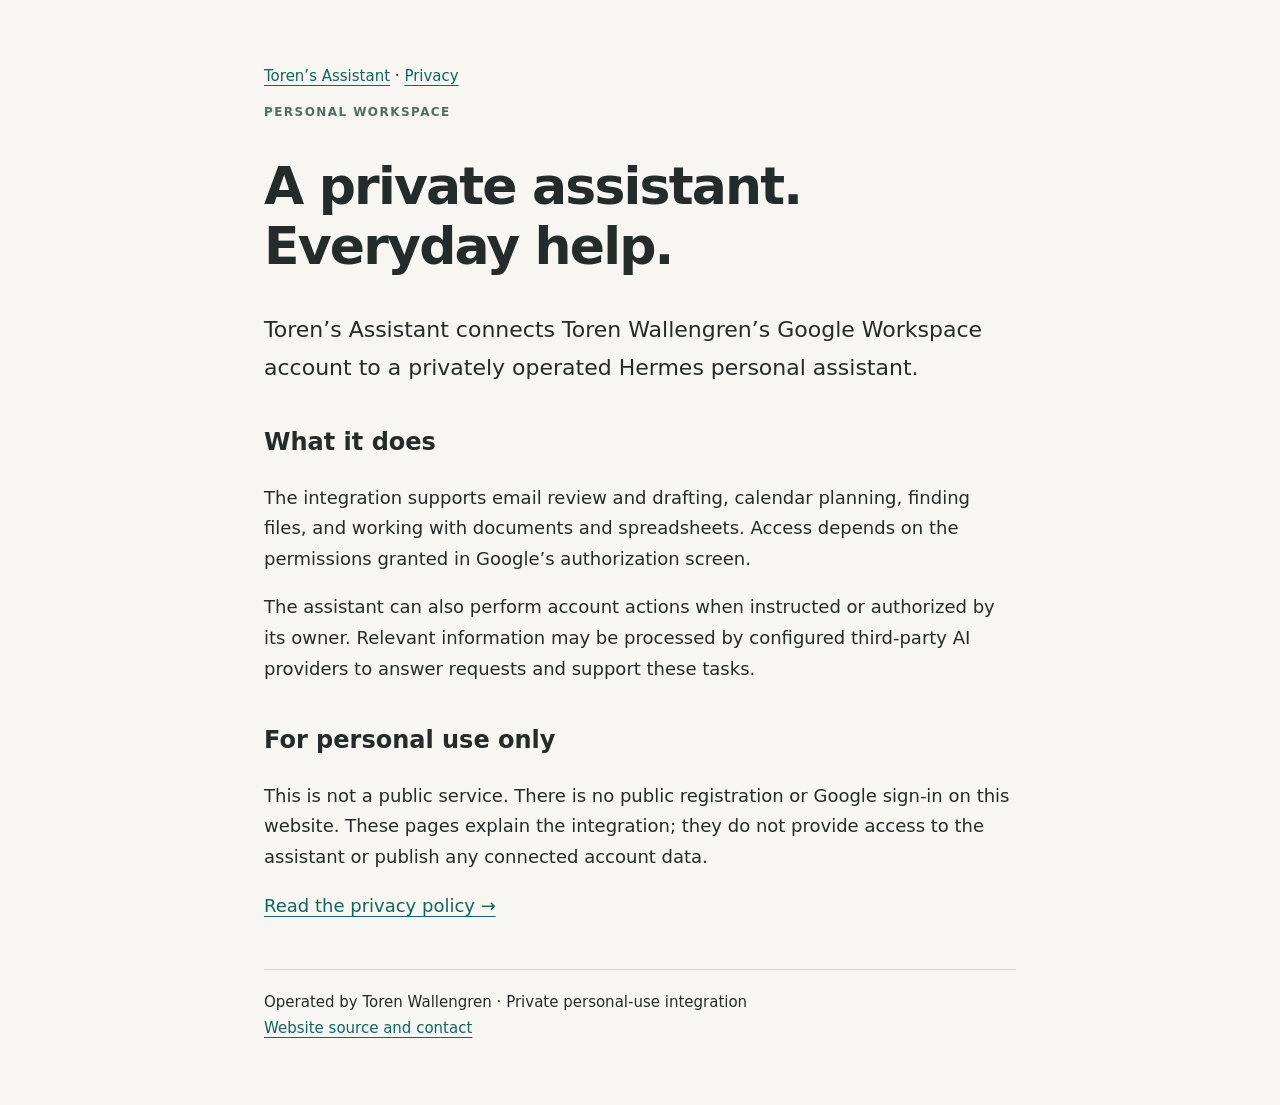
<file: index.html>
<!doctype html>
<html lang="en"><head><meta charset="utf-8"><meta name="viewport" content="width=device-width, initial-scale=1"><meta name="description" content="Information about Toren's private Google Workspace assistant and its data practices."><title>Toren’s Assistant</title><link rel="stylesheet" href="./styles.css"></head><body><main><nav><a href="./">Toren’s Assistant</a> · <a href="./privacy/">Privacy</a></nav><p class="label">Personal workspace</p><h1>A private assistant.<br>Everyday help.</h1><p class="intro">Toren’s Assistant connects Toren Wallengren’s Google Workspace account to a privately operated Hermes personal assistant.</p><h2>What it does</h2><p>The integration supports email review and drafting, calendar planning, finding files, and working with documents and spreadsheets. Access depends on the permissions granted in Google’s authorization screen.</p><p>The assistant can also perform account actions when instructed or authorized by its owner. Relevant information may be processed by configured third-party AI providers to answer requests and support these tasks.</p><h2>For personal use only</h2><p>This is not a public service. There is no public registration or Google sign-in on this website. These pages explain the integration; they do not provide access to the assistant or publish any connected account data.</p><p><a href="./privacy/">Read the privacy policy →</a></p><footer>Operated by Toren Wallengren · Private personal-use integration<br><a href="https://github.com/twallengren/assistant">Website source and contact</a></footer></main></body></html>
</file>
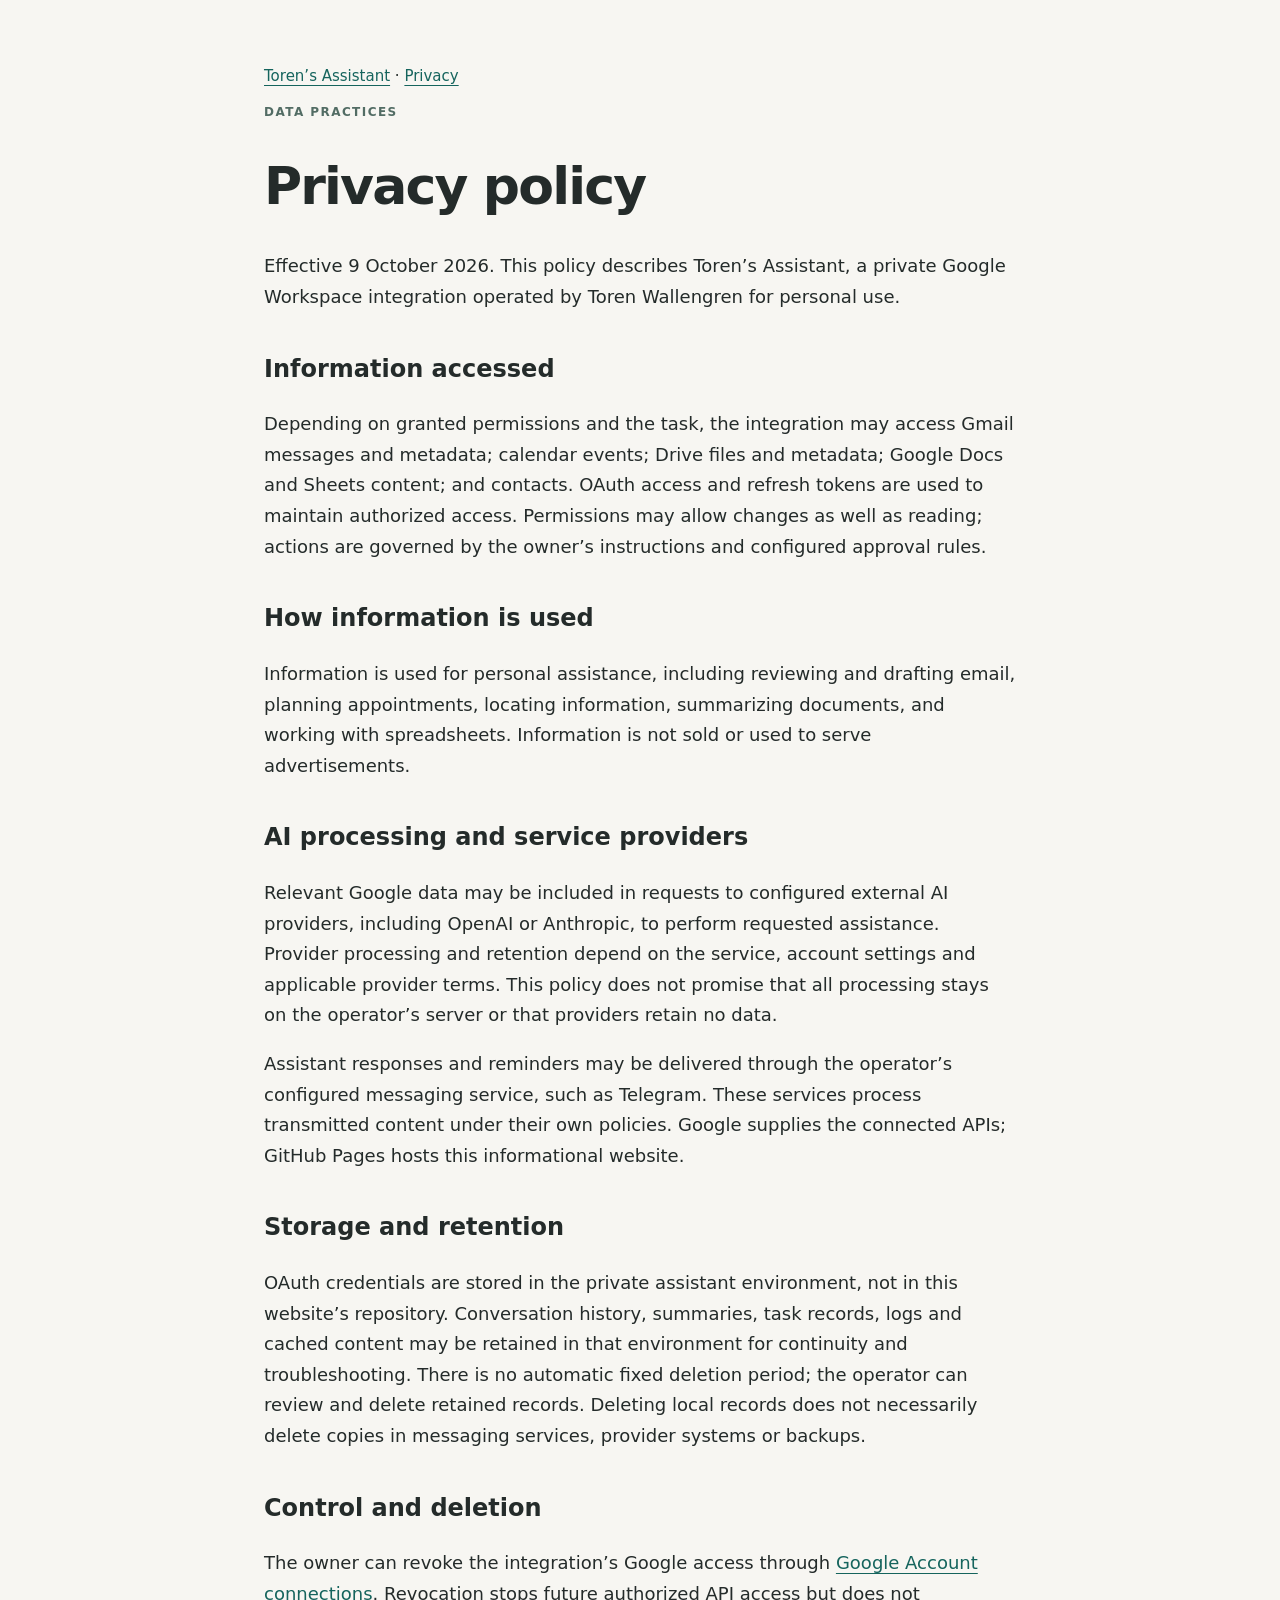
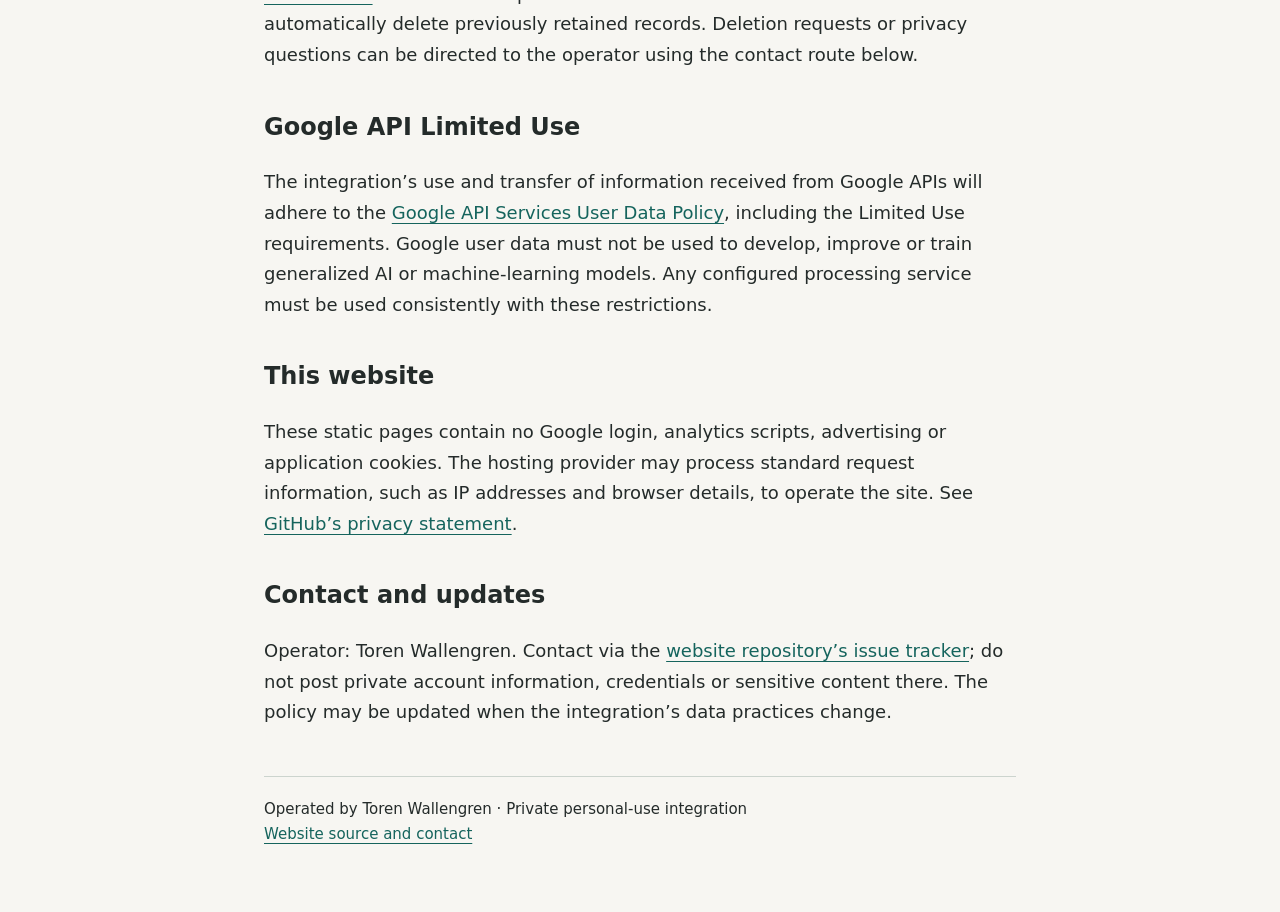
<file: privacy/index.html>
<!doctype html>
<html lang="en"><head><meta charset="utf-8"><meta name="viewport" content="width=device-width, initial-scale=1"><meta name="description" content="Information about Toren's private Google Workspace assistant and its data practices."><title>Privacy · Toren’s Assistant</title><link rel="stylesheet" href="../styles.css"></head><body><main><nav><a href="../">Toren’s Assistant</a> · <a href="../privacy/">Privacy</a></nav><p class="label">Data practices</p><h1>Privacy policy</h1><p>Effective 9 October 2026. This policy describes Toren’s Assistant, a private Google Workspace integration operated by Toren Wallengren for personal use.</p><h2>Information accessed</h2><p>Depending on granted permissions and the task, the integration may access Gmail messages and metadata; calendar events; Drive files and metadata; Google Docs and Sheets content; and contacts. OAuth access and refresh tokens are used to maintain authorized access. Permissions may allow changes as well as reading; actions are governed by the owner’s instructions and configured approval rules.</p><h2>How information is used</h2><p>Information is used for personal assistance, including reviewing and drafting email, planning appointments, locating information, summarizing documents, and working with spreadsheets. Information is not sold or used to serve advertisements.</p><h2>AI processing and service providers</h2><p>Relevant Google data may be included in requests to configured external AI providers, including OpenAI or Anthropic, to perform requested assistance. Provider processing and retention depend on the service, account settings and applicable provider terms. This policy does not promise that all processing stays on the operator’s server or that providers retain no data.</p><p>Assistant responses and reminders may be delivered through the operator’s configured messaging service, such as Telegram. These services process transmitted content under their own policies. Google supplies the connected APIs; GitHub Pages hosts this informational website.</p><h2>Storage and retention</h2><p>OAuth credentials are stored in the private assistant environment, not in this website’s repository. Conversation history, summaries, task records, logs and cached content may be retained in that environment for continuity and troubleshooting. There is no automatic fixed deletion period; the operator can review and delete retained records. Deleting local records does not necessarily delete copies in messaging services, provider systems or backups.</p><h2>Control and deletion</h2><p>The owner can revoke the integration’s Google access through <a href="https://myaccount.google.com/connections">Google Account connections</a>. Revocation stops future authorized API access but does not automatically delete previously retained records. Deletion requests or privacy questions can be directed to the operator using the contact route below.</p><h2>Google API Limited Use</h2><p>The integration’s use and transfer of information received from Google APIs will adhere to the <a href="https://developers.google.com/terms/api-services-user-data-policy">Google API Services User Data Policy</a>, including the Limited Use requirements. Google user data must not be used to develop, improve or train generalized AI or machine-learning models. Any configured processing service must be used consistently with these restrictions.</p><h2>This website</h2><p>These static pages contain no Google login, analytics scripts, advertising or application cookies. The hosting provider may process standard request information, such as IP addresses and browser details, to operate the site. See <a href="https://docs.github.com/en/site-policy/privacy-policies/github-general-privacy-statement">GitHub’s privacy statement</a>.</p><h2>Contact and updates</h2><p>Operator: Toren Wallengren. Contact via the <a href="https://github.com/twallengren/assistant/issues">website repository’s issue tracker</a>; do not post private account information, credentials or sensitive content there. The policy may be updated when the integration’s data practices change.</p><footer>Operated by Toren Wallengren · Private personal-use integration<br><a href="https://github.com/twallengren/assistant">Website source and contact</a></footer></main></body></html>
</file>
<file: styles.css>
*{box-sizing:border-box}body{margin:0;background:#f7f6f2;color:#242b2a;font:18px/1.7 system-ui,sans-serif}main{max-width:800px;margin:auto;padding:64px 24px}a{color:#15645d;text-underline-offset:4px}nav,footer{font-size:15px}h1{font-size:clamp(32px,6vw,52px);line-height:1.15;letter-spacing:-.035em}h2{font-size:24px;margin-top:36px}.label{text-transform:uppercase;letter-spacing:.12em;font-size:12px;font-weight:700;color:#526c64}.intro{font-size:22px}footer{margin-top:48px;border-top:1px solid #ccd4ce;padding-top:20px}li{margin-bottom:10px}@media(prefers-color-scheme:dark){body{background:#17211f;color:#e7eeea}a{color:#92d8c9}.label{color:#a6bdb4}}
</file>
